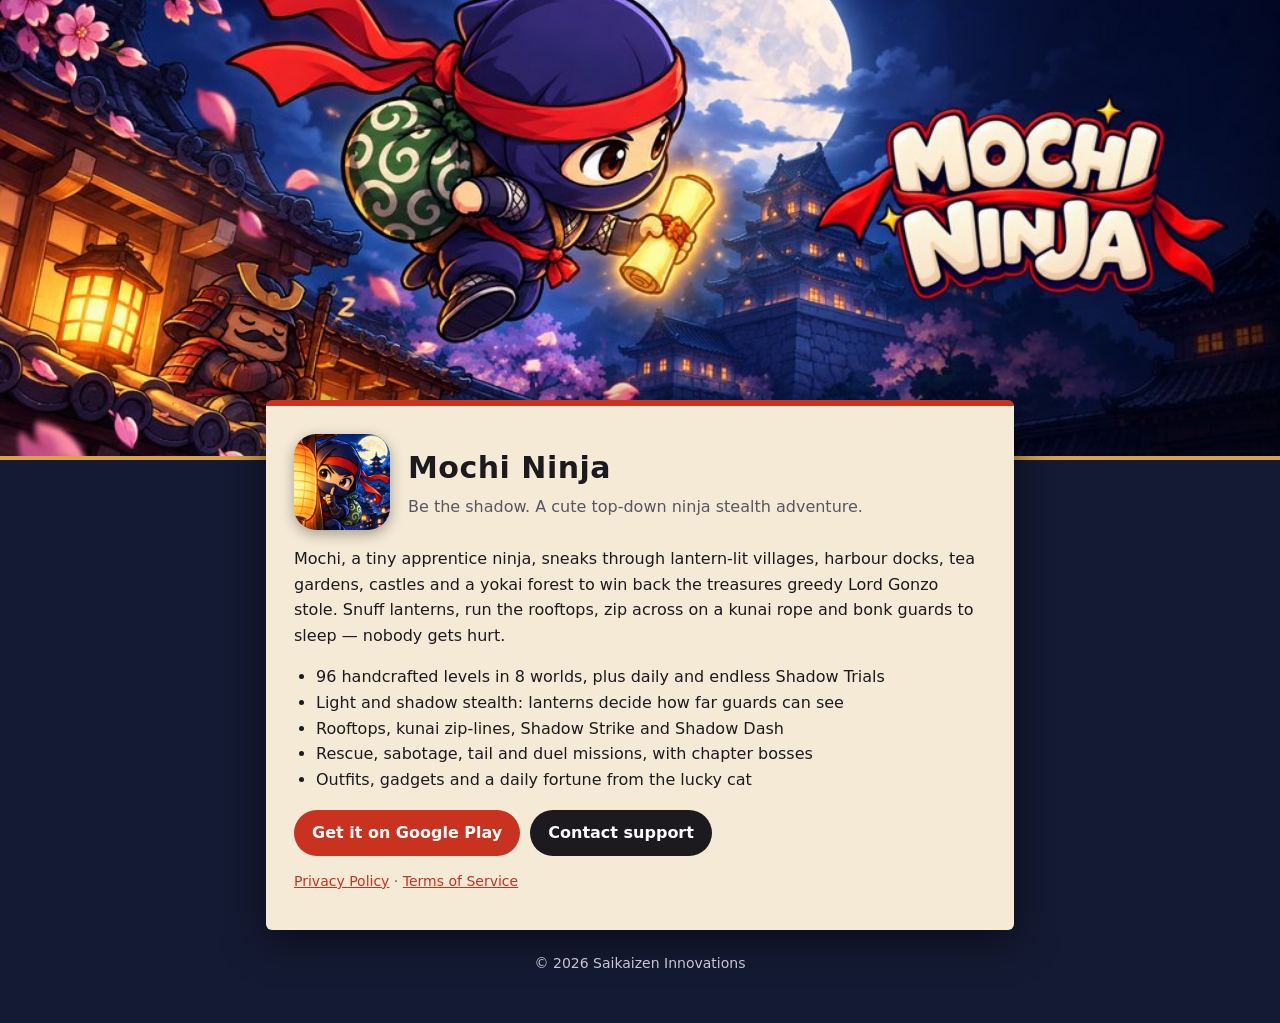
<file: index.html>
<!doctype html>
<html lang="en">
<head>
<meta charset="utf-8">
<meta name="viewport" content="width=device-width,initial-scale=1">
<title>Mochi Ninja – Stealth Adventure</title>
<meta name="description" content="Mochi Ninja: a cute top-down ninja stealth adventure. Sneak through lantern-lit villages, castles and a yokai forest across 96 handcrafted levels.">
<link rel="icon" href="favicon.png">
<link rel="stylesheet" href="style.css">
</head>
<body>
<img class="hero" src="img/hero.jpg" alt="Mochi Ninja leaping over moonlit castle rooftops">
<div class="wrap">
  <div class="card">
    <div class="brand">
      <img src="img/icon.png" alt="Mochi Ninja icon">
      <div>
        <h1>Mochi Ninja</h1>
        <p class="tag">Be the shadow. A cute top-down ninja stealth adventure.</p>
      </div>
    </div>
    <p>Mochi, a tiny apprentice ninja, sneaks through lantern-lit villages, harbour docks, tea gardens, castles and
      a yokai forest to win back the treasures greedy Lord Gonzo stole. Snuff lanterns, run the rooftops, zip across
      on a kunai rope and bonk guards to sleep — nobody gets hurt.</p>
    <ul>
      <li>96 handcrafted levels in 8 worlds, plus daily and endless Shadow Trials</li>
      <li>Light and shadow stealth: lanterns decide how far guards can see</li>
      <li>Rooftops, kunai zip-lines, Shadow Strike and Shadow Dash</li>
      <li>Rescue, sabotage, tail and duel missions, with chapter bosses</li>
      <li>Outfits, gadgets and a daily fortune from the lucky cat</li>
    </ul>
    <div class="btns">
      <a class="btn" href="https://play.google.com/store/apps/details?id=com.saikaizen.mochininja">Get it on Google Play</a>
      <a class="btn alt" href="mailto:superprogrammersaurabh@gmail.com?subject=Mochi%20Ninja">Contact support</a>
    </div>
    <p class="small"><a href="privacy.html">Privacy Policy</a> · <a href="terms.html">Terms of Service</a></p>
  </div>
  <p class="foot">© 2026 Saikaizen Innovations</p>
</div>
</body>
</html>
</file>
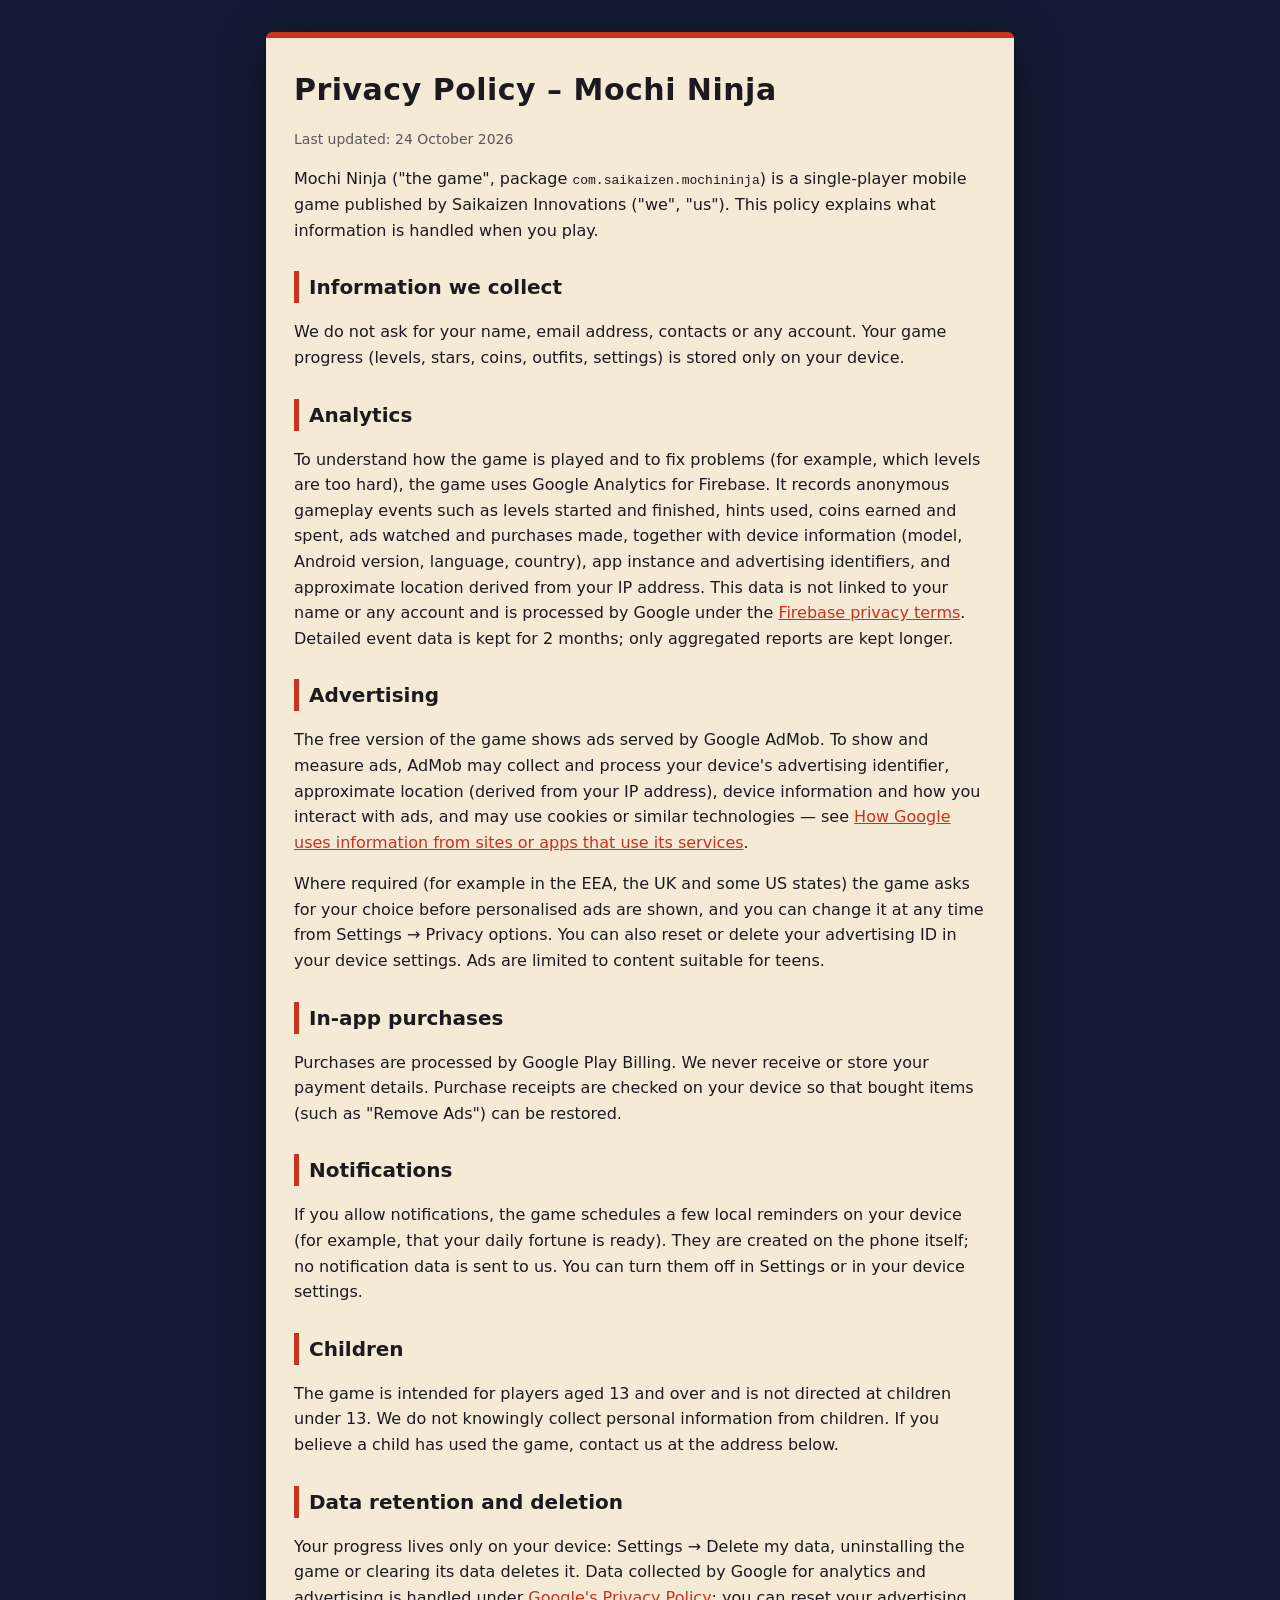
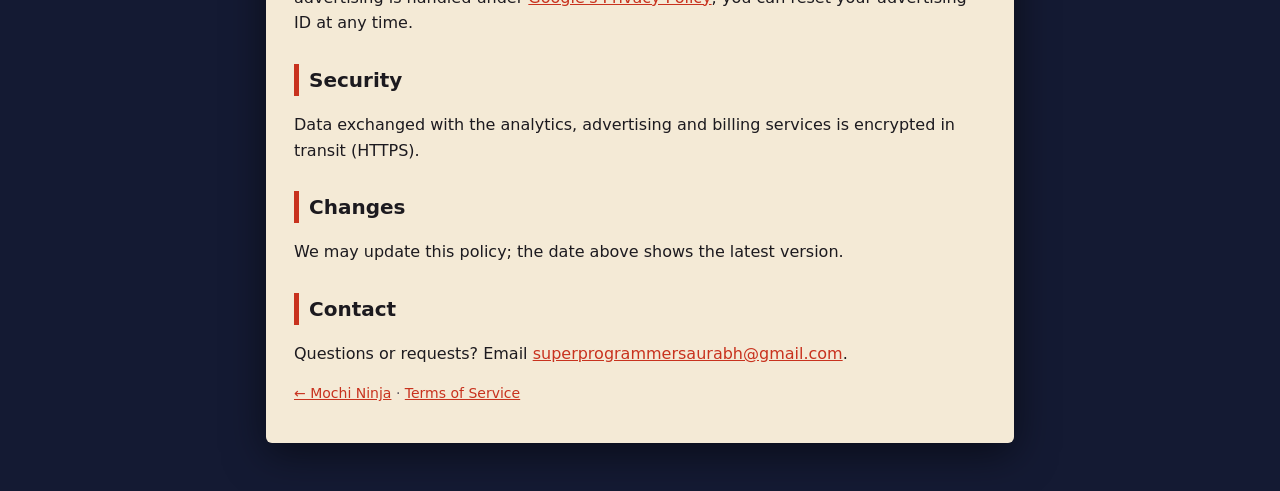
<file: privacy.html>
<!doctype html>
<html lang="en">
<head>
<meta charset="utf-8">
<meta name="viewport" content="width=device-width,initial-scale=1">
<title>Mochi Ninja – Privacy Policy</title>
<link rel="icon" href="favicon.png">
<link rel="stylesheet" href="style.css">
</head>
<body>
<div class="wrap" style="margin-top:32px">
<div class="card">
<h1>Privacy Policy – Mochi Ninja</h1>
<p class="small">Last updated: 24 October 2026</p>
<p>Mochi Ninja ("the game", package <code>com.saikaizen.mochininja</code>) is a single-player mobile game published by
Saikaizen Innovations ("we", "us"). This policy explains what information is handled when you play.</p>

<h2>Information we collect</h2>
<p>We do not ask for your name, email address, contacts or any account. Your game progress (levels, stars, coins,
outfits, settings) is stored only on your device.</p>

<h2>Analytics</h2>
<p>To understand how the game is played and to fix problems (for example, which levels are too hard), the game uses
Google Analytics for Firebase. It records anonymous gameplay events such as levels started and finished, hints used,
coins earned and spent, ads watched and purchases made, together with device information (model, Android version,
language, country), app instance and advertising identifiers, and approximate location derived from your IP address.
This data is not linked to your name or any account and is processed by Google under the
<a href="https://firebase.google.com/support/privacy">Firebase privacy terms</a>. Detailed event data is kept for
2 months; only aggregated reports are kept longer.</p>

<h2>Advertising</h2>
<p>The free version of the game shows ads served by Google AdMob. To show and measure ads, AdMob may collect and
process your device's advertising identifier, approximate location (derived from your IP address), device
information and how you interact with ads, and may use cookies or similar technologies — see
<a href="https://policies.google.com/technologies/partner-sites">How Google uses information from sites or apps that use its services</a>.</p>
<p>Where required (for example in the EEA, the UK and some US states) the game asks for your choice before
personalised ads are shown, and you can change it at any time from Settings → Privacy options. You can also reset or
delete your advertising ID in your device settings. Ads are limited to content suitable for teens.</p>

<h2>In-app purchases</h2>
<p>Purchases are processed by Google Play Billing. We never receive or store your payment details. Purchase receipts
are checked on your device so that bought items (such as "Remove Ads") can be restored.</p>

<h2>Notifications</h2>
<p>If you allow notifications, the game schedules a few local reminders on your device (for example, that your daily
fortune is ready). They are created on the phone itself; no notification data is sent to us. You can turn them off in
Settings or in your device settings.</p>

<h2>Children</h2>
<p>The game is intended for players aged 13 and over and is not directed at children under 13. We do not knowingly
collect personal information from children. If you believe a child has used the game, contact us at the address
below.</p>

<h2>Data retention and deletion</h2>
<p>Your progress lives only on your device: Settings → Delete my data, uninstalling the game or clearing its data
deletes it. Data collected by Google for analytics and advertising is handled under
<a href="https://policies.google.com/privacy">Google's Privacy Policy</a>; you can reset your advertising ID at any
time.</p>

<h2>Security</h2>
<p>Data exchanged with the analytics, advertising and billing services is encrypted in transit (HTTPS).</p>

<h2>Changes</h2>
<p>We may update this policy; the date above shows the latest version.</p>

<h2>Contact</h2>
<p>Questions or requests? Email <a href="mailto:superprogrammersaurabh@gmail.com">superprogrammersaurabh@gmail.com</a>.</p>
<p class="small"><a href="index.html">← Mochi Ninja</a> · <a href="terms.html">Terms of Service</a></p>
</div>
</div>
</body>
</html>
</file>
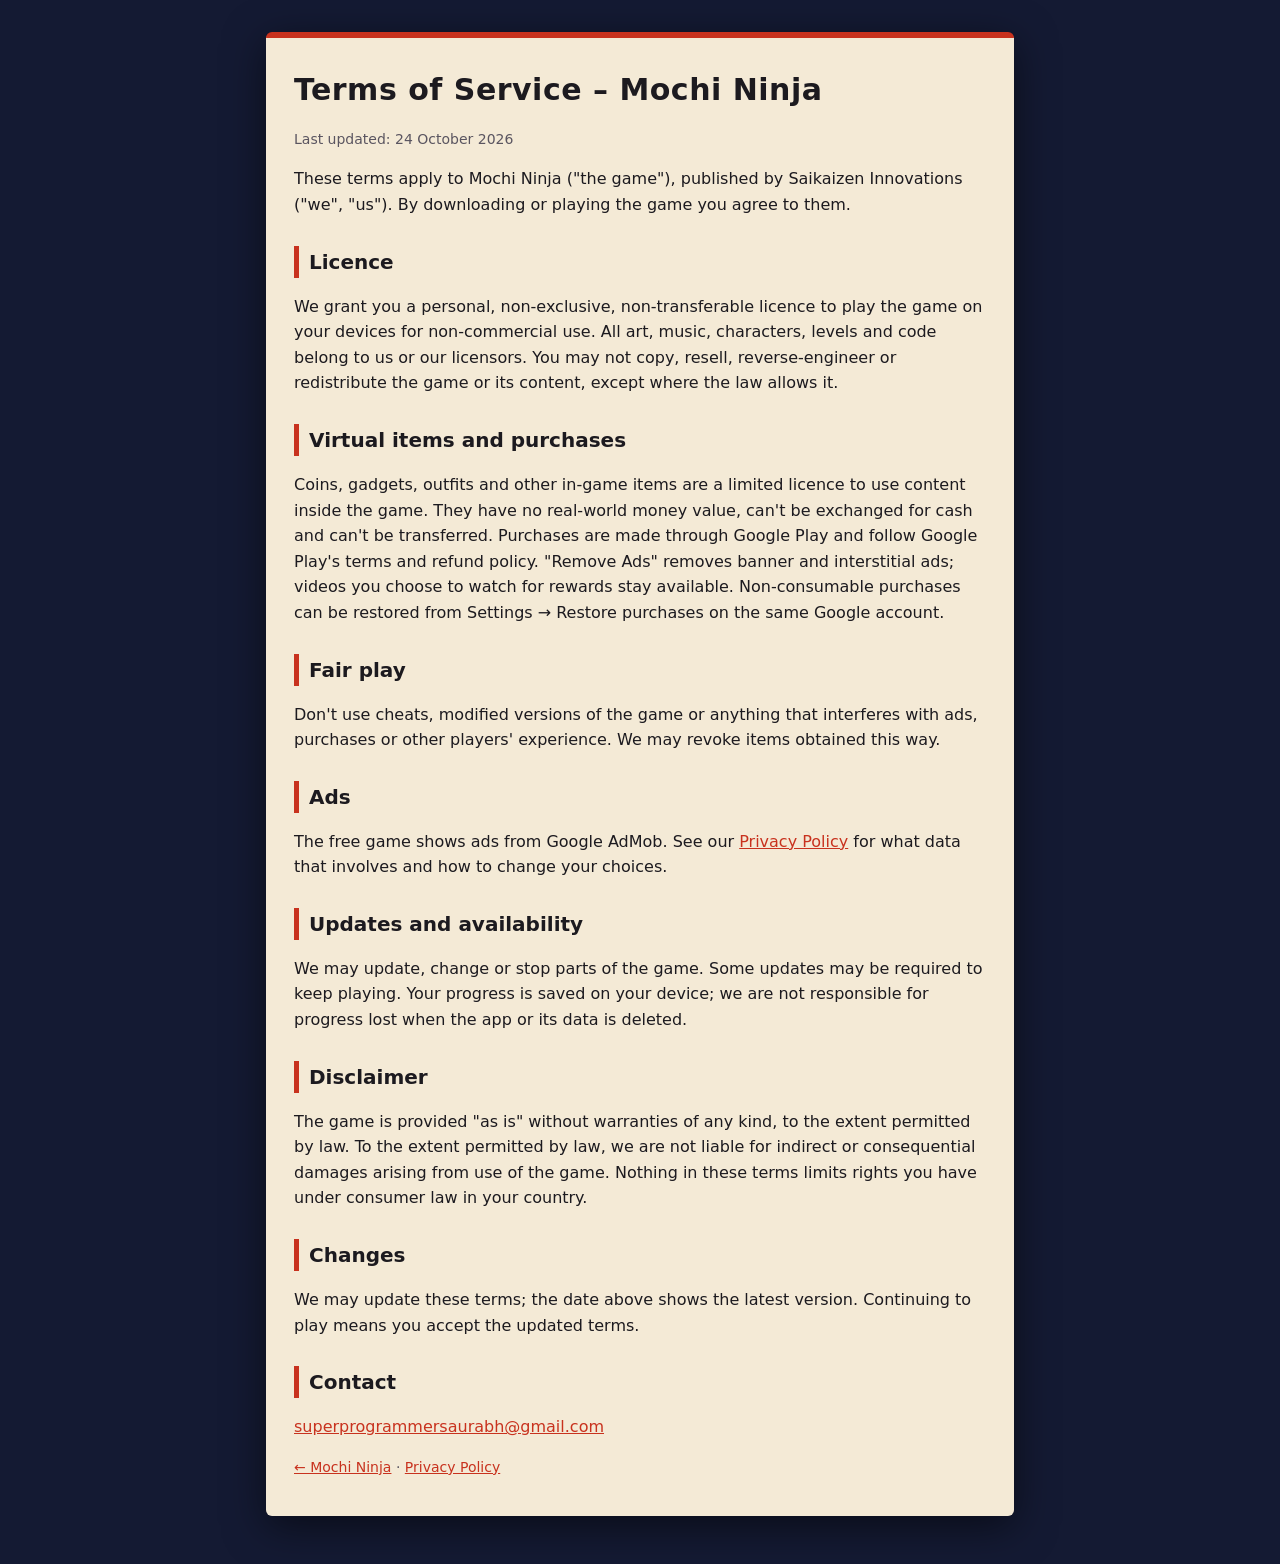
<file: terms.html>
<!doctype html>
<html lang="en">
<head>
<meta charset="utf-8">
<meta name="viewport" content="width=device-width,initial-scale=1">
<title>Mochi Ninja – Terms of Service</title>
<link rel="icon" href="favicon.png">
<link rel="stylesheet" href="style.css">
</head>
<body>
<div class="wrap" style="margin-top:32px">
<div class="card">
<h1>Terms of Service – Mochi Ninja</h1>
<p class="small">Last updated: 24 October 2026</p>
<p>These terms apply to Mochi Ninja ("the game"), published by Saikaizen Innovations ("we", "us"). By downloading or
playing the game you agree to them.</p>

<h2>Licence</h2>
<p>We grant you a personal, non-exclusive, non-transferable licence to play the game on your devices for
non-commercial use. All art, music, characters, levels and code belong to us or our licensors. You may not copy,
resell, reverse-engineer or redistribute the game or its content, except where the law allows it.</p>

<h2>Virtual items and purchases</h2>
<p>Coins, gadgets, outfits and other in-game items are a limited licence to use content inside the game. They have
no real-world money value, can't be exchanged for cash and can't be transferred. Purchases are made through Google
Play and follow Google Play's terms and refund policy. "Remove Ads" removes banner and interstitial ads; videos you
choose to watch for rewards stay available. Non-consumable purchases can be restored from Settings → Restore
purchases on the same Google account.</p>

<h2>Fair play</h2>
<p>Don't use cheats, modified versions of the game or anything that interferes with ads, purchases or other players'
experience. We may revoke items obtained this way.</p>

<h2>Ads</h2>
<p>The free game shows ads from Google AdMob. See our <a href="privacy.html">Privacy Policy</a> for what data that
involves and how to change your choices.</p>

<h2>Updates and availability</h2>
<p>We may update, change or stop parts of the game. Some updates may be required to keep playing. Your progress is
saved on your device; we are not responsible for progress lost when the app or its data is deleted.</p>

<h2>Disclaimer</h2>
<p>The game is provided "as is" without warranties of any kind, to the extent permitted by law. To the extent
permitted by law, we are not liable for indirect or consequential damages arising from use of the game. Nothing in
these terms limits rights you have under consumer law in your country.</p>

<h2>Changes</h2>
<p>We may update these terms; the date above shows the latest version. Continuing to play means you accept the
updated terms.</p>

<h2>Contact</h2>
<p><a href="mailto:superprogrammersaurabh@gmail.com">superprogrammersaurabh@gmail.com</a></p>
<p class="small"><a href="index.html">← Mochi Ninja</a> · <a href="privacy.html">Privacy Policy</a></p>
</div>
</div>
</body>
</html>
</file>
<file: style.css>
:root{--night:#141a33;--deep:#090c1a;--washi:#f4ead6;--ink:#1c1a1f;--shu:#c8321e;--kin:#d9a441;--soft:#5a5560}
*{box-sizing:border-box}
html,body{margin:0;background:var(--night);color:var(--ink);font-family:system-ui,-apple-system,"Segoe UI",Roboto,sans-serif;line-height:1.6}
a{color:var(--shu)}
.hero{display:block;width:100%;max-height:460px;object-fit:cover;border-bottom:4px solid var(--kin)}
.wrap{max-width:780px;margin:-60px auto 48px;padding:0 16px;position:relative}
.card{background:var(--washi);border-radius:6px;padding:28px 28px 24px;box-shadow:0 10px 40px #0008;border-top:6px solid var(--shu)}
.brand{display:flex;gap:18px;align-items:center;margin-bottom:8px}
.brand img{width:96px;height:96px;border-radius:22px;box-shadow:0 4px 14px #0005}
h1{margin:0;font-size:30px;letter-spacing:.5px}
h2{font-size:20px;margin:28px 0 6px;border-left:5px solid var(--shu);padding-left:10px}
.tag{color:var(--soft);margin:2px 0 0}
.btns{display:flex;flex-wrap:wrap;gap:10px;margin:18px 0 6px}
.btn{display:inline-block;background:var(--shu);color:#fff;text-decoration:none;padding:10px 18px;border-radius:24px;font-weight:700}
.btn.alt{background:var(--ink)}
ul{padding-left:22px}
.foot{color:#c9c4d6;text-align:center;font-size:14px;margin-top:22px}
.foot a{color:#f0c46a}
.small{color:var(--soft);font-size:14px}
@media (max-width:520px){.card{padding:20px 16px}.brand img{width:72px;height:72px}h1{font-size:24px}.wrap{margin-top:-30px}}
</file>
